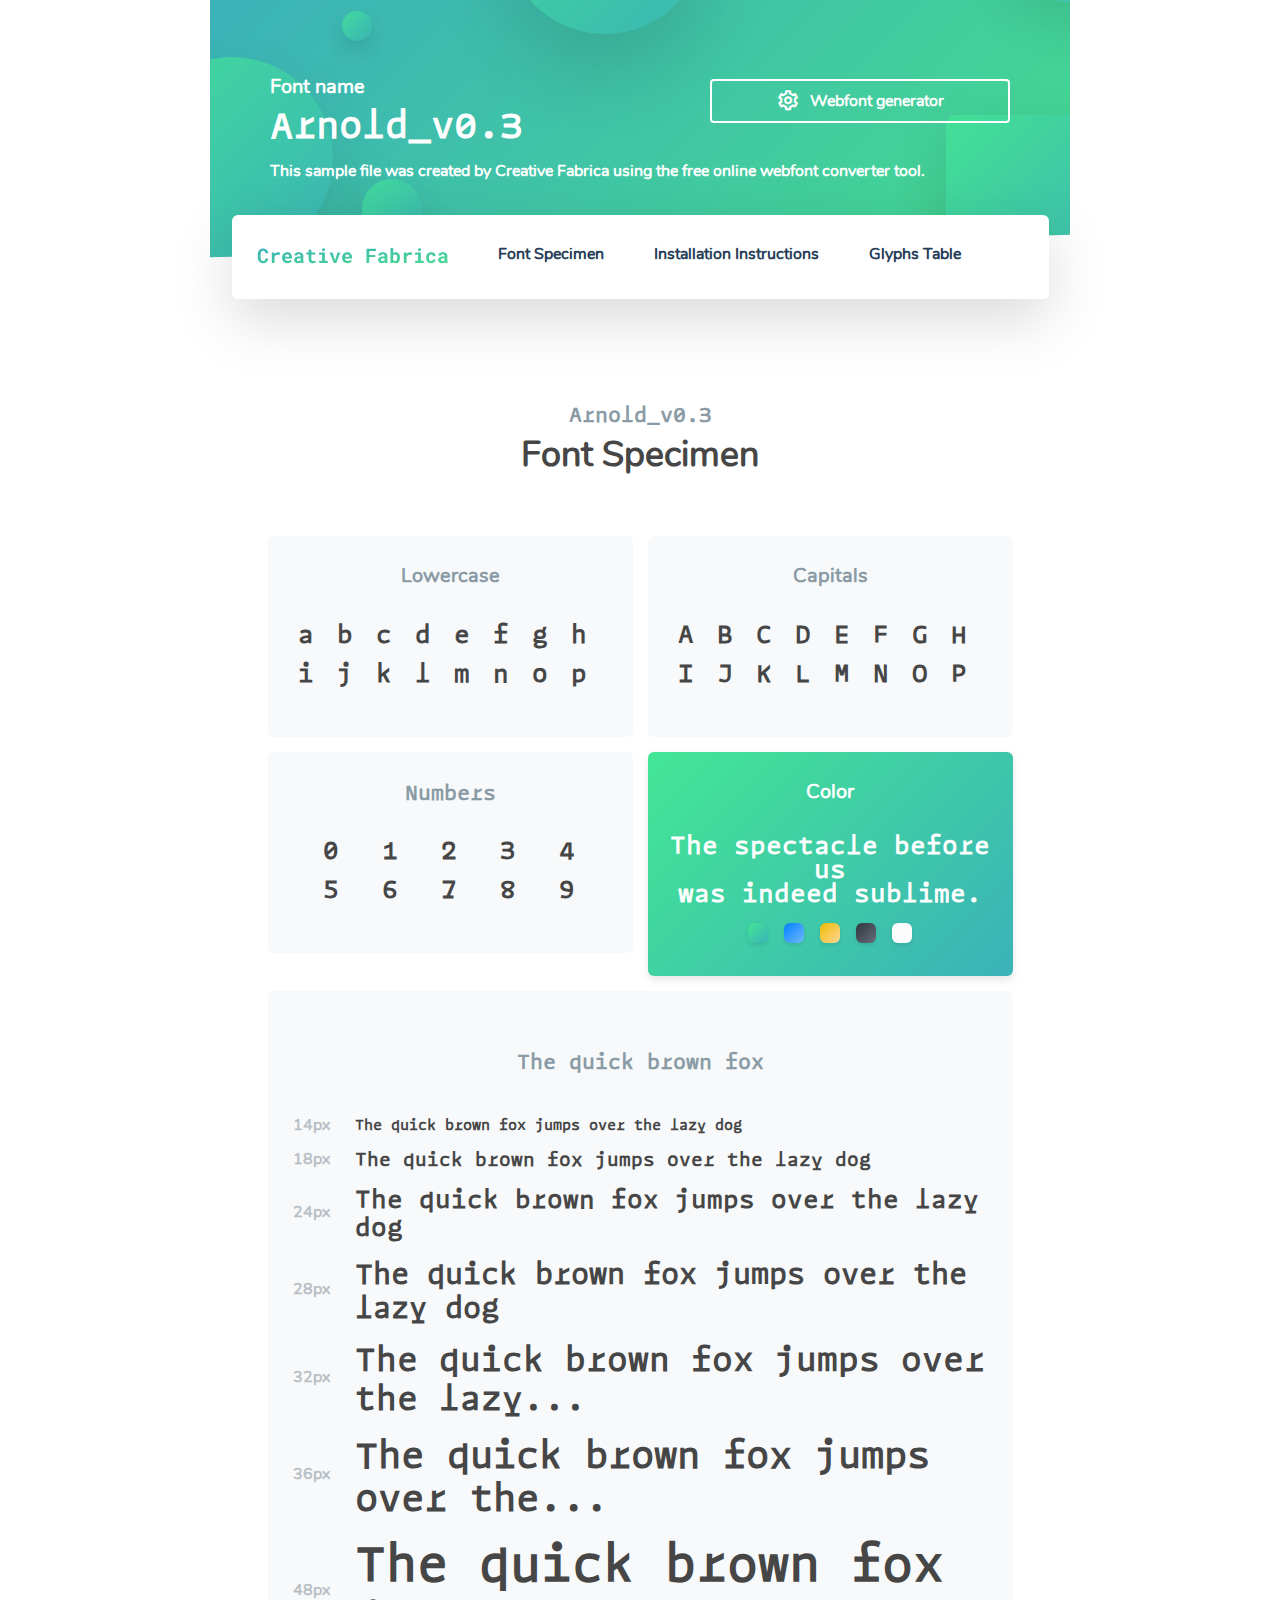
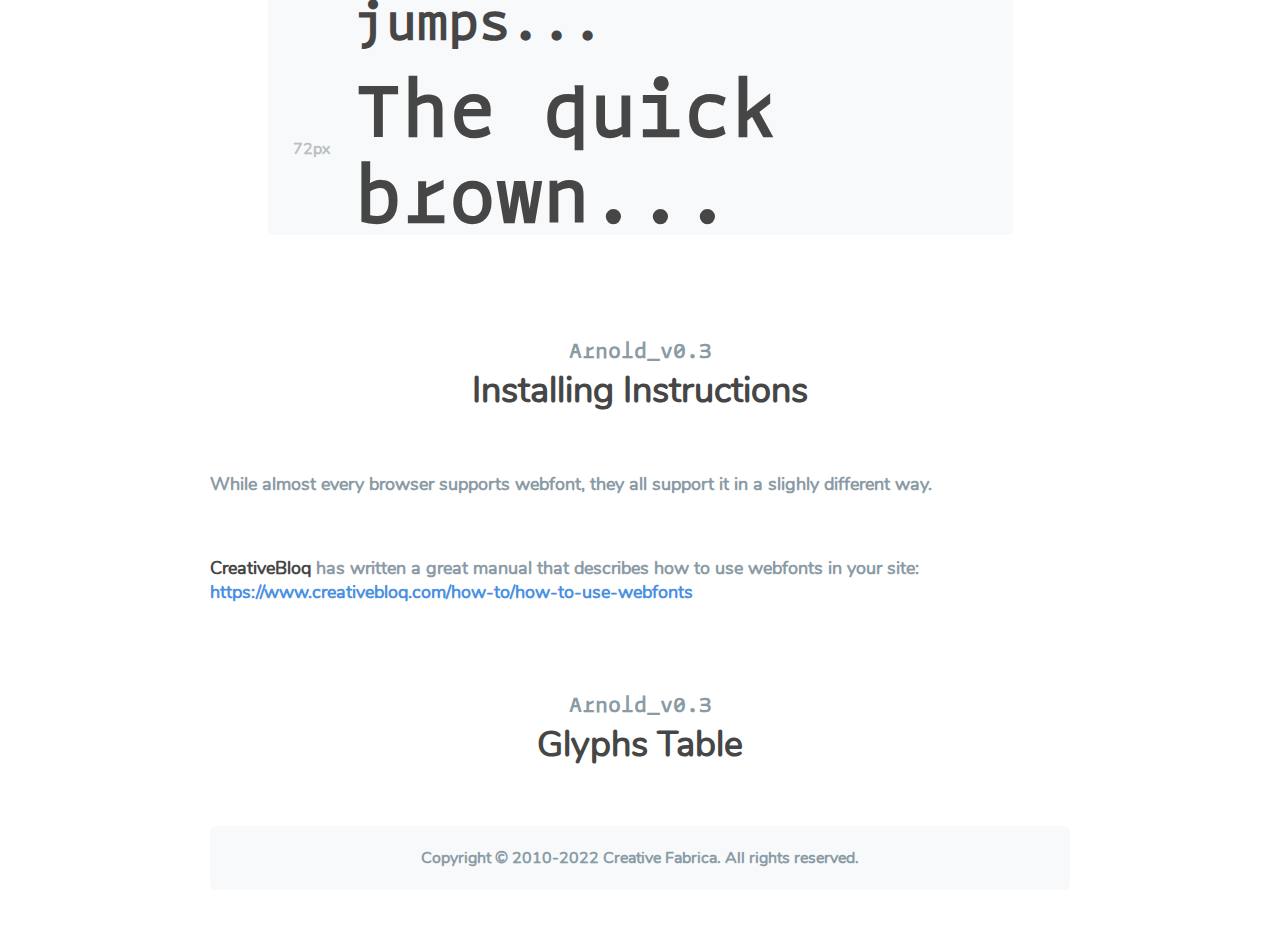
<file: fonts/73c98491-a783-4a68-9438-aaab05fceabe/index.html>
<!DOCTYPE html>
<html lang="en">
<head>
    <meta charset="UTF-8">
    <meta http-equiv="X-UA-Compatible" content="ie=edge">
    <meta name="viewport" content="width=device-width">
    <title>Webfont Specimen Arnold_v0.3 by Creative Fabrica</title>
    <link rel="stylesheet" href="Arnold_v0.3.css">
    <link rel="stylesheet" href="./specimen_files/css/boxicons.min.css">
    <link rel="stylesheet" href="./specimen_files/css/style.css">
    <link rel="icon" href="./specimen_files/images/favicon.png">
    <style>
        body {
            font-family: 'Arnold_v0.3';
            font-weight: Regular Test;
        }
    </style>
</head>
<body>
    <div class="cover-section c-section">
		<div class="cover-section_cta">
			<div class="c-row">
				<div class="c-row_column">
					<h1 class="cover-section_headline">
						<span class="cover-section_headline--smaller keep-page-font">Font name</span> <br>
						Arnold_v0.3
					</h1>
				</div>
				<div class="c-row_column c-row_column--align-right center-vertical c-row_column--no-margin-right ">
					<a class="l-button l-button--outlined btn-animated-top-bottom" href="https://www.creativefabrica.com/webfont-generator/" target="_blank">
						<div class="l-button_icon">
							<i class="icon-animated-top-bottom bx bx-cog"></i>
						</div>
						<div class="l-button_text keep-page-font">Webfont generator</div>
					</a>
				</div>
			</div>
			<p class="cover-section_description keep-page-font">
				This sample file was created by Creative Fabrica using the free online webfont converter tool.
			</p>
		</div>
		<div class="l-parallax">
            <img style="top: 35%; left: -18%;" class="l-parallax_item" data-parallax-translate="100" src="./specimen_files/images/Circle_5.svg" alt="">
			<img style="top: 55%; left: 13%;" class="l-parallax_item" data-parallax-translate="200" src="./specimen_files/images/Circle_3.svg" alt="">
			<img style="top: 75%; left: 13%;" class="l-parallax_item" data-parallax-translate="50" src="./specimen_files/images/Circle_2.svg" alt="">
			<img style="top: -71%; left: 25%;" class="l-parallax_item" data-parallax-translate="30" src="./specimen_files/images/Circle_1.svg" alt="">
			<img style="top: 70%; right: -10%;" class="l-parallax_item" data-parallax-translate="150" src="./specimen_files/images/Rectangle_2.svg" alt="">
			<img style="top: -15%; right: -15%;" class="l-parallax_item" data-parallax-translate="180" src="./specimen_files/images/Circle_4.svg" alt="">
		</div>
	</div>

	<!-- Navigation -->
	<div class="top-navigation-section c-section">
		<div class="top-navigation">
			<div class="nav-component left-side">
				<div class="logo-and-menu-btn">
					<div class="logo-box">
						<img src="./specimen_files/images/Logo.svg">
					</div>
					<button id="btn-trigger-top-nav" class="btn-menu-trigger">
						<span class="bx bx-menu"></span>
					</button>
				</div>
			</div>
			<div id="top-nav-responsive-menu" class="responsive-menu" top-nav-responsive-active="false">
				<div class="nav-component">
					<ul class="menu-list">
                        <li><a class="keep-page-font" href="#" onclick="scrollToSection('font-specimen_section', event)">Font Specimen</a></li>
						<li><a class="keep-page-font" href="#" onclick="scrollToSection('installing-section', event)">Installation Instructions</a></li>
						<li><a class="keep-page-font" href="#" onclick="scrollToSection('glyph-section', event)">Glyphs Table</a></li>
					</ul>
				</div>
			</div>
		</div>
	</div>

	<div class="font-specimen_section c-section">
		<h3 class="c-section_subtitle">Arnold_v0.3</h3>
		<h2 class="c-section_headline keep-page-font">Font Specimen</h2>
		<div class="fs-section_boxes">
			<div class="c-row--inline">
				<div class="c-row_column">
					<div class="fs-section_box">
						<p class="fs-section_box-title keep-page-font">Lowercase</p>
						<div class="fs-section-chars-box fs-section-char-box--lowercase">
							<div class="fs-section-char-box">
								<p class="fs-section-char">a</p>
							</div>
							<div class="fs-section-char-box">
								<p class="fs-section-char">b</p>
							</div>
							<div class="fs-section-char-box">
								<p class="fs-section-char">c</p>
							</div>
							<div class="fs-section-char-box">
								<p class="fs-section-char">d</p>
							</div>
							<div class="fs-section-char-box">
								<p class="fs-section-char">e</p>
							</div>
							<div class="fs-section-char-box">
								<p class="fs-section-char">f</p>
							</div>
							<div class="fs-section-char-box">
								<p class="fs-section-char">g</p>
							</div>
							<div class="fs-section-char-box fs-section-char-box--no-margin">
								<p class="fs-section-char">h</p>
							</div>
							<div class="fs-section-char-box">
								<p class="fs-section-char">i</p>
							</div>
							<div class="fs-section-char-box">
								<p class="fs-section-char">j</p>
							</div>
							<div class="fs-section-char-box">
								<p class="fs-section-char">k</p>
							</div>
							<div class="fs-section-char-box">
								<p class="fs-section-char">l</p>
							</div>
							<div class="fs-section-char-box">
								<p class="fs-section-char">m</p>
							</div>
							<div class="fs-section-char-box">
								<p class="fs-section-char">n</p>
							</div>
							<div class="fs-section-char-box">
								<p class="fs-section-char">o</p>
							</div>
							<div class="fs-section-char-box fs-section-char-box--no-margin">
								<p class="fs-section-char">p</p>
							</div>

							<!-- Clear float -->
							<div class="clear-fix"></div>

						</div>
					</div>
				</div>
				<div class="c-row_column c-row_column--no-margin-right">
					<div class="fs-section_box">
						<p class="fs-section_box-title keep-page-font">Capitals</p>
						<div class="fs-section-chars-box fs-section-char-box--uppercase">
							<div class="fs-section-char-box">
								<p class="fs-section-char">a</p>
							</div>
							<div class="fs-section-char-box">
								<p class="fs-section-char">b</p>
							</div>
							<div class="fs-section-char-box">
								<p class="fs-section-char">c</p>
							</div>
							<div class="fs-section-char-box">
								<p class="fs-section-char">d</p>
							</div>
							<div class="fs-section-char-box">
								<p class="fs-section-char">e</p>
							</div>
							<div class="fs-section-char-box">
								<p class="fs-section-char">f</p>
							</div>
							<div class="fs-section-char-box">
								<p class="fs-section-char">g</p>
							</div>
							<div class="fs-section-char-box fs-section-char-box--no-margin">
								<p class="fs-section-char">h</p>
							</div>
							<div class="fs-section-char-box">
								<p class="fs-section-char">i</p>
							</div>
							<div class="fs-section-char-box">
								<p class="fs-section-char">j</p>
							</div>
							<div class="fs-section-char-box">
								<p class="fs-section-char">k</p>
							</div>
							<div class="fs-section-char-box">
								<p class="fs-section-char">l</p>
							</div>
							<div class="fs-section-char-box">
								<p class="fs-section-char">m</p>
							</div>
							<div class="fs-section-char-box">
								<p class="fs-section-char">n</p>
							</div>
							<div class="fs-section-char-box">
								<p class="fs-section-char">o</p>
							</div>
							<div class="fs-section-char-box fs-section-char-box--no-margin">
								<p class="fs-section-char">p</p>
							</div>

							<!-- Clear float -->
							<div class="clear-fix"></div>

						</div>
					</div>
				</div>
			</div>
			<div class="c-row--inline">
				<div class="c-row_column">
					<div class="fs-section_box">
						<p class="fs-section_box-title">Numbers</p>
						<div class="fs-section-chars-box fs-section-char--numbers">
							<div class="fs-section-char-box fs-section-char-box--number">
								<p class="fs-section-char">0</p>
							</div>
							<div class="fs-section-char-box fs-section-char-box--number">
								<p class="fs-section-char">1</p>
							</div>
							<div class="fs-section-char-box fs-section-char-box--number">
								<p class="fs-section-char">2</p>
							</div>
							<div class="fs-section-char-box fs-section-char-box--number">
								<p class="fs-section-char">3</p>
							</div>
							<div class="fs-section-char-box fs-section-char-box--number fs-section-char-box--no-margin">
								<p class="fs-section-char">4</p>
							</div>
							<div class="fs-section-char-box fs-section-char-box--number">
								<p class="fs-section-char">5</p>
							</div>
							<div class="fs-section-char-box fs-section-char-box--number">
								<p class="fs-section-char">6</p>
							</div>
							<div class="fs-section-char-box fs-section-char-box--number">
								<p class="fs-section-char">7</p>
							</div>
							<div class="fs-section-char-box fs-section-char-box--number">
								<p class="fs-section-char">8</p>
							</div>
							<div class="fs-section-char-box fs-section-char-box--number fs-section-char-box--no-margin">
								<p class="fs-section-char">9</p>
							</div>

							<!-- Clear float -->
							<div class="clear-fix"></div>

						</div>
					</div>
				</div>
				<div class="c-row_column c-row_column--no-margin-right">
					<div class="fs-section_switch-color-box fs-section_box fs-section_box--color-box">
						<p class="fs-section_box-title color-white fs-switch-box_font-color keep-page-font">Color</p>
						<p class="fs-section_subtext color-white fs-switch-box_font-color">
							The spectacle before us <br class="break-line">was indeed sublime.
						</p>
						<div class="fs-section_color-buttons">
							<button class="fs-section_color_button fs-section_color_button--green"
							        data-color-one="#43E695" data-color-two="#3BB2B8" data-font-color="#ffffff"></button>

							<button class="fs-section_color_button fs-section_color_button--blue"
									data-color-one="#72B8FE" data-color-two="#0081FF" data-font-color="#ffffff"></button>

							<button class="fs-section_color_button fs-section_color_button--yellow"
									data-color-one="#EEBB00" data-color-two="#FFD796" data-font-color="#ffffff"></button>

							<button class="fs-section_color_button fs-section_color_button--black"
									data-color-one="#656D78" data-color-two="#2F3640" data-font-color="#ffffff"></button>

							<button class="fs-section_color_button fs-section_color_button--white"
									data-color-one="#FFFFFF" data-color-two="#F9F9F9" data-font-color="#4d545f"></button>
						</div>
					</div>
				</div>
			</div>
		</div>
	</div>

	<div class="size-example-section c-section">
		<h3 class="c-section_subtitle">The quick brown fox</h3>
		<div class="size-example-section_scroll-content">
			<ul class="size-example-section_list">
				<li class="size-example-section_item">
					<span class="size-example-section_example-size keep-page-font">14px</span>
					<p class="size-example-section_preview size-example--14">
						The quick brown fox jumps over the lazy dog
					</p>
				</li>
				<li class="size-example-section_item">
					<span class="size-example-section_example-size keep-page-font">18px</span>
					<p class="size-example-section_preview size-example size-example--18">
						The quick brown fox jumps over the lazy dog
					</p>
				</li>
				<li class="size-example-section_item">
					<span class="size-example-section_example-size keep-page-font">24px</span>
					<p class="size-example-section_preview size-example size-example--24">
						The quick brown fox jumps over the lazy dog
					</p>
				</li>
				<li class="size-example-section_item">
					<span class="size-example-section_example-size keep-page-font">28px</span>
					<p class="size-example-section_preview size-example size-example--28">
						The quick brown fox jumps over the lazy dog
					</p>
				</li>
				<li class="size-example-section_item">
					<span class="size-example-section_example-size keep-page-font">32px</span>
					<p class="size-example-section_preview size-example size-example--32">
						The quick brown fox jumps over the lazy...
					</p>
				</li>
				<li class="size-example-section_item">
					<span class="size-example-section_example-size keep-page-font">36px</span>
					<p class="size-example-section_preview size-example size-example--36">
						The quick brown fox jumps over the...
					</p>
				</li>
				<li class="size-example-section_item">
					<span class="size-example-section_example-size keep-page-font">48px</span>
					<p class="size-example-section_preview size-example size-example--48">
						The quick brown fox jumps...
					</p>
				</li>
				<li class="size-example-section_item">
					<span class="size-example-section_example-size keep-page-font">72px</span>
					<p class="size-example-section_preview size-example size-example--72">
						The quick brown...
					</p>
				</li>
			</ul>
		</div>

	</div>

    <div class="installing-section c-section">
		<h3 class="c-section_subtitle">Arnold_v0.3</h3>
		<h2 class="c-section_headline keep-page-font">Installing Instructions</h2>
		<p class="installing-section_top-paragraph c-section_paragraph c-section_paragraph--light keep-page-font">
			While almost every browser supports webfont, they all support it in a slighly different way.
		</p>
		<p class="installing-section_top-paragraph c-section_paragraph c-section_paragraph--light keep-page-font">
			<span class="installing-section_dark-span keep-page-font">CreativeBloq</span>
			has written a great manual that describes how to use webfonts in your site:
			<a class="installing-section_link keep-page-font" href="https://www.creativebloq.com/how-to/how-to-use-webfonts" target="_blank">
				https://www.creativebloq.com/how-to/how-to-use-webfonts
			</a>
		</p>
	</div>

	<div class="glyph-section c-section">
		<h3 class="c-section_subtitle">Arnold_v0.3</h3>
		<h2 class="c-section_headline keep-page-font">Glyphs Table</h2>
		<div class="glyph-section_table">
            
			<!-- Clear float -->
			<div class="clear-fix"></div>

		</div>
	</div>

	<div class="footer-section c-section">
		<p class="keep-page-font">Copyright &copy; 2010-2022 Creative Fabrica. All rights reserved.</p>
	</div>

	<script type="text/javascript" src="./specimen_files/javascript/parallax.js"></script>
	<script type="text/javascript" src="./specimen_files/javascript/responsive-menu.js"></script>
	<script type="text/javascript" src="./specimen_files/javascript/scroll-animation.js"></script>
	<script type="text/javascript" src="./specimen_files/javascript/color-switcher.js"></script>
</body>
</html>
</file>
<file: fonts/73c98491-a783-4a68-9438-aaab05fceabe/Arnold_v0.3.css>
@font-face {
    font-family: 'Arnold_v0.3';
    src: url('fonts/ArnoldTestv03.eot');
    src: url('fonts/ArnoldTestv03.eot?#iefix') format('embedded-opentype'),
         url('fonts/ArnoldTestv03.woff2') format('woff2'),
         url('fonts/ArnoldTestv03.woff') format('woff'),
         url('fonts/ArnoldTestv03.ttf')  format('truetype'),
         url('fonts/ArnoldTestv03.svg#Arnold_v0.3') format('svg');
}
</file>
<file: fonts/73c98491-a783-4a68-9438-aaab05fceabe/specimen_files/css/style.css>
/* Global definitions */

@font-face {
    font-family: 'Nunito';
    src: url('../fonts/Nunito-Regular.eot');
    src: url('../fonts/Nunito-Regular.eot?#iefix') format('embedded-opentype'),
         url('../fonts/Nunito-Regular.woff2') format('woff2'),
         url('../fonts/Nunito-Regular.woff') format('woff'),
         url('../fonts/Nunito-Regular.ttf')  format('truetype'),
         url('../fonts/Nunito-Regular.svg#Nunito') format('svg');
}

body {
	font-family: "Nunito", sans-serif;
	margin: 0;
}

.c-row {
	display: flex;
}

.c-row--inline {
	display: inline-flex;
}

.c-row_column {
	margin-right: 15px;
}

.c-row_column--align-right {
	margin-left: auto;
}

.c-row_column--no-margin-right {
	margin-right: 0 !important;
}

.center-vertical {
	display: inline-flex;
	align-items: center;
}

.c-section {
	width: 860px;
	margin: auto;
	box-sizing: border-box;
	padding-top: 60px;
}

.c-section_subtitle {
	color: #8A9BA5;
	font-size: 20px;
	font-weight: 800;
	line-height: 20px;
	text-align: center;
	margin: 0;
}

.c-section_headline {
	color: #464646;
	font-size: 36px;
	font-weight: 800;
	line-height: 42px;
	text-align: center;
	margin-top: 10px;
}

.c-section_paragraph {
	font-weight: bold;
	color: #464646;
	font-size: 18px;
	line-height: 24px;
	margin: 30px 0;
}

.c-section_paragraph--light {
	color: #8A9BA5;
}

.c-section_paragraph--margin-top {
	margin-top: 20px;
}

.c-section_link {
	color: #4A90E2;
}

.c-section-code {
	border-radius: 6px;
	background-color: #F7F9FB;
	padding: 20px 0;
}

.c-section_code-block {
	margin-left: 20px;
}

.c-section_code-line {
	color: #8A9BA5;
	font-size: 16px;
	font-weight: 800;
	line-height: 24px;
	margin: 0;
}

.l-button {
	width: 300px;
	height: 44px;
	display: inline-flex;
	align-items: center;
	justify-content: center;
	text-decoration: none;
	border: none;
	border-radius: 4px;
	box-sizing: border-box;
	transition: all 0.3s ease;
}

.l-button_icon {
	display: flex;
	align-items: center;
	margin-right: 10px;
	font-size: 24px;
	color: #FFFFFF;
}

.l-button_text {
	font-size: 16px;
	font-weight: bold;
	line-height: 22px;
	color: #FFFFFF;
}

.l-button--outlined {
	border: 2px solid #FFFFFF;
}

.l-button-green {
	background: linear-gradient(135deg, #54D169 0%, #AFF57A 100%);
}

.l-button-black {
	background: linear-gradient(270deg, #7B848F 1.88%, #414A57 100%);
}

.l-button-black:hover,
.l-button-green:hover {
	box-shadow: 0 8px 20px 0 rgba(42,34,64,.20);
}

.l-button--disabled {
	opacity: 0.4;
}

.btn-animated-top-bottom {
	overflow: hidden;
}

.btn-animated-top-bottom:hover {
	overflow: hidden;
}

.icon-animated-top-bottom {
	position: relative;
}

.btn-animated-top-bottom:hover .icon-animated-top-bottom {
	animation: animated-icon-top-bottom 0.6s 1 !important;
}

@keyframes animated-icon-top-bottom {
	0% {
		top: 0;
		opacity: 0.4;
	}
	35% {
		top: -50px;
		opacity: 0;
	}
	50% {
		opacity: 0;
		top: 50px;
	}
	70% {
		top: 0;
		opacity: 1;
	}
}

@media only screen and (max-width: 350px) {
	.l-button {
		width: auto;
		padding: 0 10px;
	}
}

.l-parallax {
	position: absolute;
	width: 100%;
	height: 100%;
	z-index: 90;
	left: 0;
	top: 0;
}
.l-parallax_item {
	position: absolute;
}

.clear-fix {
	clear: both;
}

.color-white {
	color: #fff !important;
}

.keep-page-font {
	font-family: "Nunito", sans-serif !important;
}


/* Cover section */
.cover-section {
	background: linear-gradient(315deg, #46D990 0%, #3BB2B8 100%);
	height: 260px;
	overflow: hidden;
	position: relative;
	padding: 60px;
}
.cover-section::after {
 	content: "";
    position: absolute;
    bottom: -80px;
    left: 0;
    width: 110%;
    height: 95px;
    background: #ffffff;
    display: block;
    transform: rotate(-1.5deg);
    z-index: 999;
}
.cover-section_cta {
	position: relative;
	z-index: 100;
}
.cover-section_headline {
	color: #fff;
	font-size: 36px;
	font-weight: 800;
	line-height: 36px;
	margin: 0;
}
.cover-section_headline--smaller {
	font-size: 20px;
}

.cover-section_description {
	color: #ffffff;
	font-size: 16px;
	font-weight: 800;
	line-height: 20px;
	margin: 20px 0 0;
}

@media only screen and (max-width: 880px) {
	.c-section {
		width: 100%;
		margin: auto;
	}
	.cover-section {
	    height: auto;
	}
	.cover-section .c-row {
		display: block;
	}
	.cover-section .c-row .l-button {
		margin: 15px 0;
	}
}

@media only screen and (max-width: 750px) {
	.cover-section {
		padding: 30px 20px 60px;
	}
	.cover-section .l-parallax {
		display: none;
	}
}

/* Top navigation */
.top-navigation-section {
	padding: 0;
	position: relative;
    top: -45px;
    z-index: 9999;
    text-align: center;
}

.top-navigation {
  width: 95%;
  height: 84px;
  border-radius: 6px;
  background-color: #FFFFFF;
  box-shadow: 0 20px 60px 0 rgba(0, 0, 0, 0.15);
  display: inline-flex;
  align-items: center;
}

.top-navigation .left-side {
  margin: auto 25px;
}

.top-navigation .left-side .logo-and-menu-btn {
  display: inline-flex;
  align-items: center;
}

.top-navigation .left-side .logo-and-menu-btn .btn-menu-trigger {
  height: 30px;
  width: 30px;
  background: #43cd9c;
  border: none;
  border-radius: 5px;
  border-bottom: 3px solid #3db9b1;
  display: flex;
  align-items: center;
  justify-content: center;
  outline: none;
  display: none;
}

.top-navigation .left-side .logo-and-menu-btn .btn-menu-trigger .bx {
  font-size: 12px;
  color: #fff;
}

.top-navigation .responsive-menu {
  display: inline-flex;
  width: 100%;
}

.top-navigation .responsive-menu .nav-component .menu-list {
  list-style: none;
  padding-left: 0;
  margin-left: 25px;
}

.top-navigation .responsive-menu .nav-component .menu-list li {
  display: inline-block;
  margin-right: 40px;
  text-align: left;
}

.top-navigation .responsive-menu .nav-component .menu-list li a {
  color: #263D57;
  font-size: 16px;
  font-weight: bold;
  line-height: 22px;
  text-decoration: none;
  transition: all 0.3s ease;
}

.top-navigation .responsive-menu .nav-component .menu-list li a:hover {
  color: #FD8409;
}

.top-navigation .responsive-menu .nav-component .menu-list li a::after {
  content: "";
  display: block;
  height: 4px;
  width: auto;
  border-radius: 6px;
  background: #FD8409;
  margin-top: 2px;
  visibility: hidden;
  opacity: 0;
  transition: all 0.3s ease;
}

.top-navigation .responsive-menu .nav-component .menu-list li a:hover::after {
  visibility: visible;
  opacity: 1;
}

.top-navigation .responsive-menu .nav-component .menu-list .show-on-mobile {
  display: none;
}

.top-navigation .right-side {
  margin: 0 20px 0 auto;
}

@media only screen and (max-width: 1100px) {
  .top-navigation {
    display: inline-block;
    height: auto;
    border-radius: 4px;
    overflow: hidden;
  }
  .top-navigation .left-side {
    width: auto;
    display: block;
    padding: 10px 20px;
    margin: 0;
    border-bottom: 1px solid #f9f9f9;
  }
  .top-navigation .left-side .logo-and-menu-btn {
    width: 100%;
  }
  .top-navigation .left-side .logo-and-menu-btn .btn-menu-trigger {
    display: flex !important;
    margin-left: auto;
  }
  .top-navigation .responsive-menu {
    display: block;
    height: 0;
  }
  .top-navigation .responsive-menu .center-side {
    display: block;
  }
  .top-navigation .responsive-menu .nav-component .menu-list {
    padding: 0;
    margin: 0;
  }
  .top-navigation .responsive-menu .nav-component .menu-list li {
    display: block;
    margin-right: 0;
  }
  .top-navigation .responsive-menu .nav-component .menu-list li a {
    display: block;
    padding: 8px 15px;
  }
  .top-navigation .responsive-menu .nav-component .menu-list li a .break-line {
  	display: none;
  }
  .top-navigation .responsive-menu .nav-component .menu-list li a:after {
    content: none;
  }
  .top-navigation .responsive-menu .nav-component .menu-list li a:hover {
    background: #f9f9f9;
  }
  .top-navigation .right-side {
    margin: 0 0 0 10px;
  }
}

@media only screen and (max-width: 1100px) {
	.top-navigation .left-side .logo-and-menu-btn .logo-box img {
		width: 200px;
	}
}


/* Font Specimen */
.fs-section_boxes {
	margin-top: 60px;
	text-align: center;
}

.fs-section_box {
	height: auto;
	width: 365px;
	border-radius: 6px;
	background-color: #F7F9FB;
	box-sizing: border-box;
	text-align: center;
	margin-bottom: 15px;
}

.fs-section_box--color-box {
	background: linear-gradient(135deg, #43E695 0%, #3BB2B8 100%);
	box-shadow: 0 4px 10px 0 rgba(0,0,0,0.1);
}

.fs-section_box-title {
	color: #8A9BA5;
	font-size: 20px;
	font-weight: 800;
	line-height: 20px;
	margin: 0;
	padding-top: 30px;
}

.fs-section-chars-box {
	display: inline-block;
	margin: 35px 30px;
}

.fs-section-char--numbers {
	margin: 35px 55px;
}

.fs-section-char-box--lowercase {
	text-transform: lowercase;
}

.fs-section-char-box--uppercase {
	text-transform: uppercase;
}

.fs-section-char-box {
	float: left;
	height: 24px;
	width: 14px;
	margin-right: 25px;
	margin-bottom: 15px;
}

.fs-section-char {
	color: #464646;
	font-size: 24px;
	font-weight: bold;
	line-height: 24px;
	margin: 0;
}

.fs-section-char-box--no-margin {
	margin-right: 0 !important;
}

.fs-section-char-box--number {
	margin-right: 45px;
}

.fs-section_subtext {
	font-size: 24px;
	font-weight: bold;
	line-height: 24px;
	text-align: center;
	margin: 30px 0 0;
}

.fs-section_color-buttons {
	margin: 16px auto 30px;
	display: inline-block;
}

.fs-section_color_button {
	height: 20px;
	width: 20px;
	border: none;
	border-radius: 6px;
	box-shadow: 0 2px 4px 0 rgba(0,0,0,0.1);
	cursor: pointer;
	margin: 3px;
}

.fs-section_color_button--green {
	background: linear-gradient(135deg, #43E695 0%, #3BB2B8 100%);
}
.fs-section_color_button--blue {
	background: linear-gradient(315deg, #72B8FE 0%, #0081FF 100%);
}
.fs-section_color_button--yellow {
    background: linear-gradient(135deg, #EEBB00 0%, #FFD796 100%);
}
.fs-section_color_button--black {
	background: linear-gradient(315deg, #656D78 0%, #2F3640 100%);
}
.fs-section_color_button--white {
	background: linear-gradient(315deg, #FFFFFF 0%, #F9F9F9 100%);
}

@media only screen and (max-width: 850px) {
	.fs-section_boxes .c-row--inline {
		display: block;
	}
	.fs-section_boxes .c-row_column {
		display: inline-block;
	}
}

@media only screen and (max-width: 440px) {
	.fs-section_boxes .c-row_column {
		margin: 0;
	}
	.fs-section_box {
		width: 300px;
	}
	.fs-section-char {
		font-size: 19px;
	}
	.fs-section-char-box {
		margin-right: 18px;
	}
	.fs-section-char--numbers {
	   margin: 35px 79px;
	}
}

/* Font size preview */
.size-example-section {
	width: 745px;
	border-radius: 6px;
	background-color: #F7F9FB;
	margin: auto;
}

.size-example-section_list {
	margin: 45px 0;
	list-style: none;
	padding: 0;
}

.size-example-section_item {
	display: flex;
	align-items: center;
	margin-bottom: 15px;
}

.size-example-section_example-size {
	color: #B8C0C5;
	font-size: 16px;
	font-weight: bold;
	line-height: 14px;
	padding: 0 25px;
}

.size-example-section_preview {
	margin: 0;
	color: #464646;
	font-weight: bold;
}

.size-example--14 {
	font-size: 14px;
}
.size-example--18 {
	font-size: 18px;
}
.size-example--24 {
	font-size: 24px;
}
.size-example--28 {
	font-size: 28px;
}
.size-example--32 {
	font-size: 32px;
}
.size-example--36 {
	font-size: 36px;
}
.size-example--48 {
	font-size: 48px;
}
.size-example--72 {
	font-size: 72px;
}

@media only screen and (max-width: 770px) {
	.size-example-section {
		width: 100% !important;
		overflow: hidden;
	}
	.size-example-section_scroll-content {
		overflow-x: scroll;
	}
	.size-example-section_list {
		width: 745px;
	}

}

/* Installing Instruction */
.installing-section_top-paragraph {
	margin: 60px 0 30px 0;
}
.installing-section_dark-span {
	color: #464646;
}

.installing-section_link {
	color: #4A90E2;
	text-decoration: none;
}

.qa_steps-list {
	padding: 0;
	margin-bottom: 30px;
	list-style: none;
}

.qa_step {
	display: flex;
	align-items: center;
}

.qa_step-number {
	height: 60px;
	width: 60px;
	border-radius: 6px;
	background: linear-gradient(315deg, #46D990 0%, #3BB2B8 100%);
	box-shadow: 0 20px 40px 0 rgba(0,0,0,0.25);
	text-align: center;
	line-height: 60px;
	color: #FFFFFF;
	font-size: 24px;
	font-weight: 800;
}

.qa_step-question {
	margin-left: 20px;
	color: #464646;
	font-size: 20px;
	font-weight: 800;
	line-height: 24px;
}

@media only screen and (max-width: 880px) {
	.installing-section {
		padding-left: 20px;
		padding-right: 20px;
	}
	.qa_step-number {
		height: 40px;
    	width: 40px;
    	line-height: 40px;
    	font-size: 18px;
	}
	.qa_step-question {
		font-size: 18px;
		margin-left: 10px;
	}
	.installing-section .c-section_paragraph {
		font-size: 16px;
	}
	.installing-section .c-section-code {
		overflow-x: scroll;
	}
	.installing-section .c-section_code-block {
		width: 800px;
	}
}

@media only screen and (max-width: 500px) {
	.qa_step {
		display: block;
	}
	.qa_step-question {
		margin-left: 0;
	}
}

/*  Troubleshoot section */
.troubleshoot-section {
	border-radius: 6px;
	background: linear-gradient(315deg, #46D990 0%, #3BB2B8 100%);
	box-shadow: 0 20px 40px 0 rgba(0,0,0,0.25);
	padding: 60px 30px;
}

.troubleshoot-section .c-section_subtitle {
	opacity: 0.5;
	color: #ffffff;
}

.troubleshoot-section .c-section_headline {
	color: #FFFFFF;
}

.troubleshoot-section_description {
	opacity: 0.75;
	color: #FFFFFF;
	font-size: 16px;
	font-weight: 800;
	line-height: 24px;
}

.troubleshoot-section .qa_step-number {
	width: 24px;
	height: 24px;
	background: none;
	color: #fff;
	font-size: 24px;
	line-height: 24px;
	box-shadow: none;
	font-weight: 400;
}

.troubleshoot-section .qa_step-question {
	color: #fff;
    margin-left: 15px;
    font-size: 20px;
}

.troubleshoot-section .c-section_paragraph {
	margin: 0;
	opacity: 0.75;
	color: #fff;
	font-size: 16px;
}

@media only screen and (max-width: 500px) {
	.troubleshoot-section .qa_step-number {
		display: none;
	}
	.troubleshoot-section .qa_step-question {
		margin-left: 0;
	}
}

/* Glyph section */
.glyph-section_glyph_box {
	float: left;
	margin: 0 15px 15px 0;
}
.glyph-section_sign {
	height: 61px;
	width: 61px;
	border-radius: 6px;
	background: #F7F9FB;
	display: flex;
	align-items: center;
	justify-content: center;
	color: #464646;
	font-size: 24px;
	font-weight: 800;
	line-height: 24px;
}

.glyph-section_code {
	height: 31px;
	width: 61px;
	border-radius: 6px;
	background-color: #F7F9FB;
	box-shadow: 0 4px 8px 0 rgba(0,0,0,0.1);
	margin-top: 10px;
	display: flex;
	align-items: center;
	justify-content: center;
	color: #464646;
	font-size: 14px;
	font-weight: bold;
	line-height: 14px;
}

@media only screen and (max-width: 950px) {
	.glyph-section {
		width: 95%;
		margin: auto;
	}
	.glyph-section_table {
		padding-left: 20px;
	}
}

/* Footer section */
.footer-section {
	border-radius: 6px;
	background-color: #F7F9FB;
	padding: 20px 5px;
	margin: 60px auto;
}

.footer-section p {
	color: #8A9BA5;
	font-size: 16px;
	font-weight: 800;
	line-height: 24px;
	text-align: center;
	margin: 0;
}

@media only screen and (max-width: 530px) {
	.footer-section {
		margin-bottom: 0;
	}
	.footer-section p {
		font-size: 13px;
	}
}
</file>
